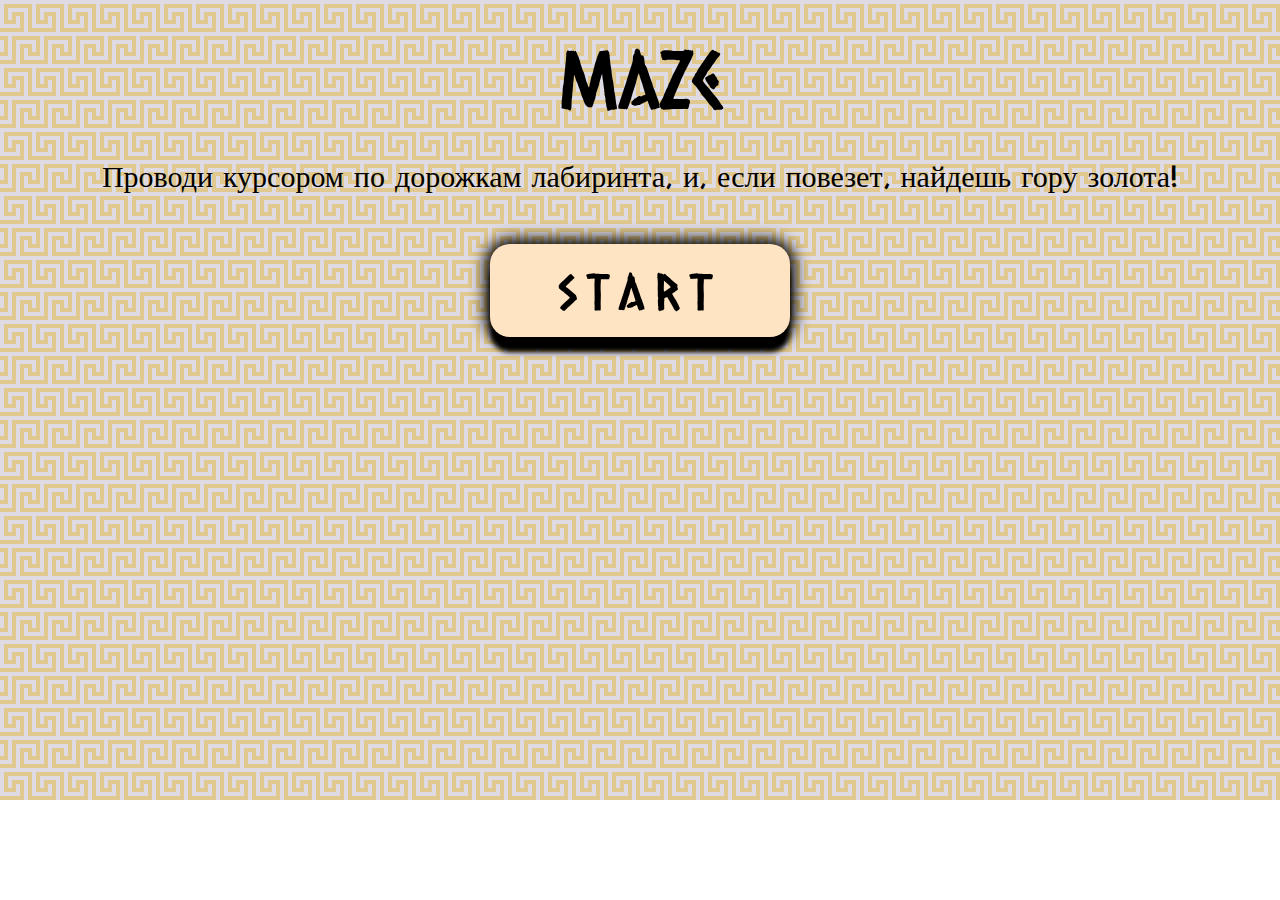
<file: index.html>
<!DOCTYPE html>
<html lang="ru">

<head>
    <meta charset="UTF-8">
    <meta name="viewport" content="width=device-width, initial-scale=1.0">
    <title>Lesson 9</title>
    <link rel="stylesheet" href="css/style.css">
</head>

<body>
    <div class="phone">
        <div class="wrapper">

            <main class="main">
                <h1 class="heading">Maze</h1>
                <p class="info">Проводи курсором по дорожкам лабиринта, и, если повезет, найдешь гору золота!</p>
                <a href="#game" class="start">start</a>
                <div class="game" id="game">
                    <div class="line-1"></div>
                    <div class="line-2"></div>
                    <div class="line-3"></div>
                    <div class="line-4"></div>
                    <div class="line-4-1"></div>
                    <div class="line-4-2"></div>
                    <div class="line-4-3"></div>
                    <br>
                    <div class="line-4-1-1"></div>
                    <div class="line-4-2-1"></div>
                    <div class="line-4-3-1"></div>
                    <br>
                    <div class="line-4-1-2"></div>
                    <div class="line-4-2-2"></div>
                    <div class="line-4-3-2"></div>
                    <br>
                    <div class="line-4-1-3"></div>
                    <div class="line-4-2-3"></div>
                    <div class="line-4-3-3"></div>
                    <br>
                    <div class="line-4-1-4"></div>
                    <div class="line-4-2-4"></div>
                    <div class="line-4-3-4"></div>
                    <br>
                    <div class="line-4-1-5"></div>
                    <div class="line-4-2-5"></div>
                    <div class="line-4-3-5"></div>
                    <br>
                    <div class="gold"></div>
                    <div class="figa"></div>
                </div>
            </main>
        </div>
    </div>
</body>

</html>
</file>
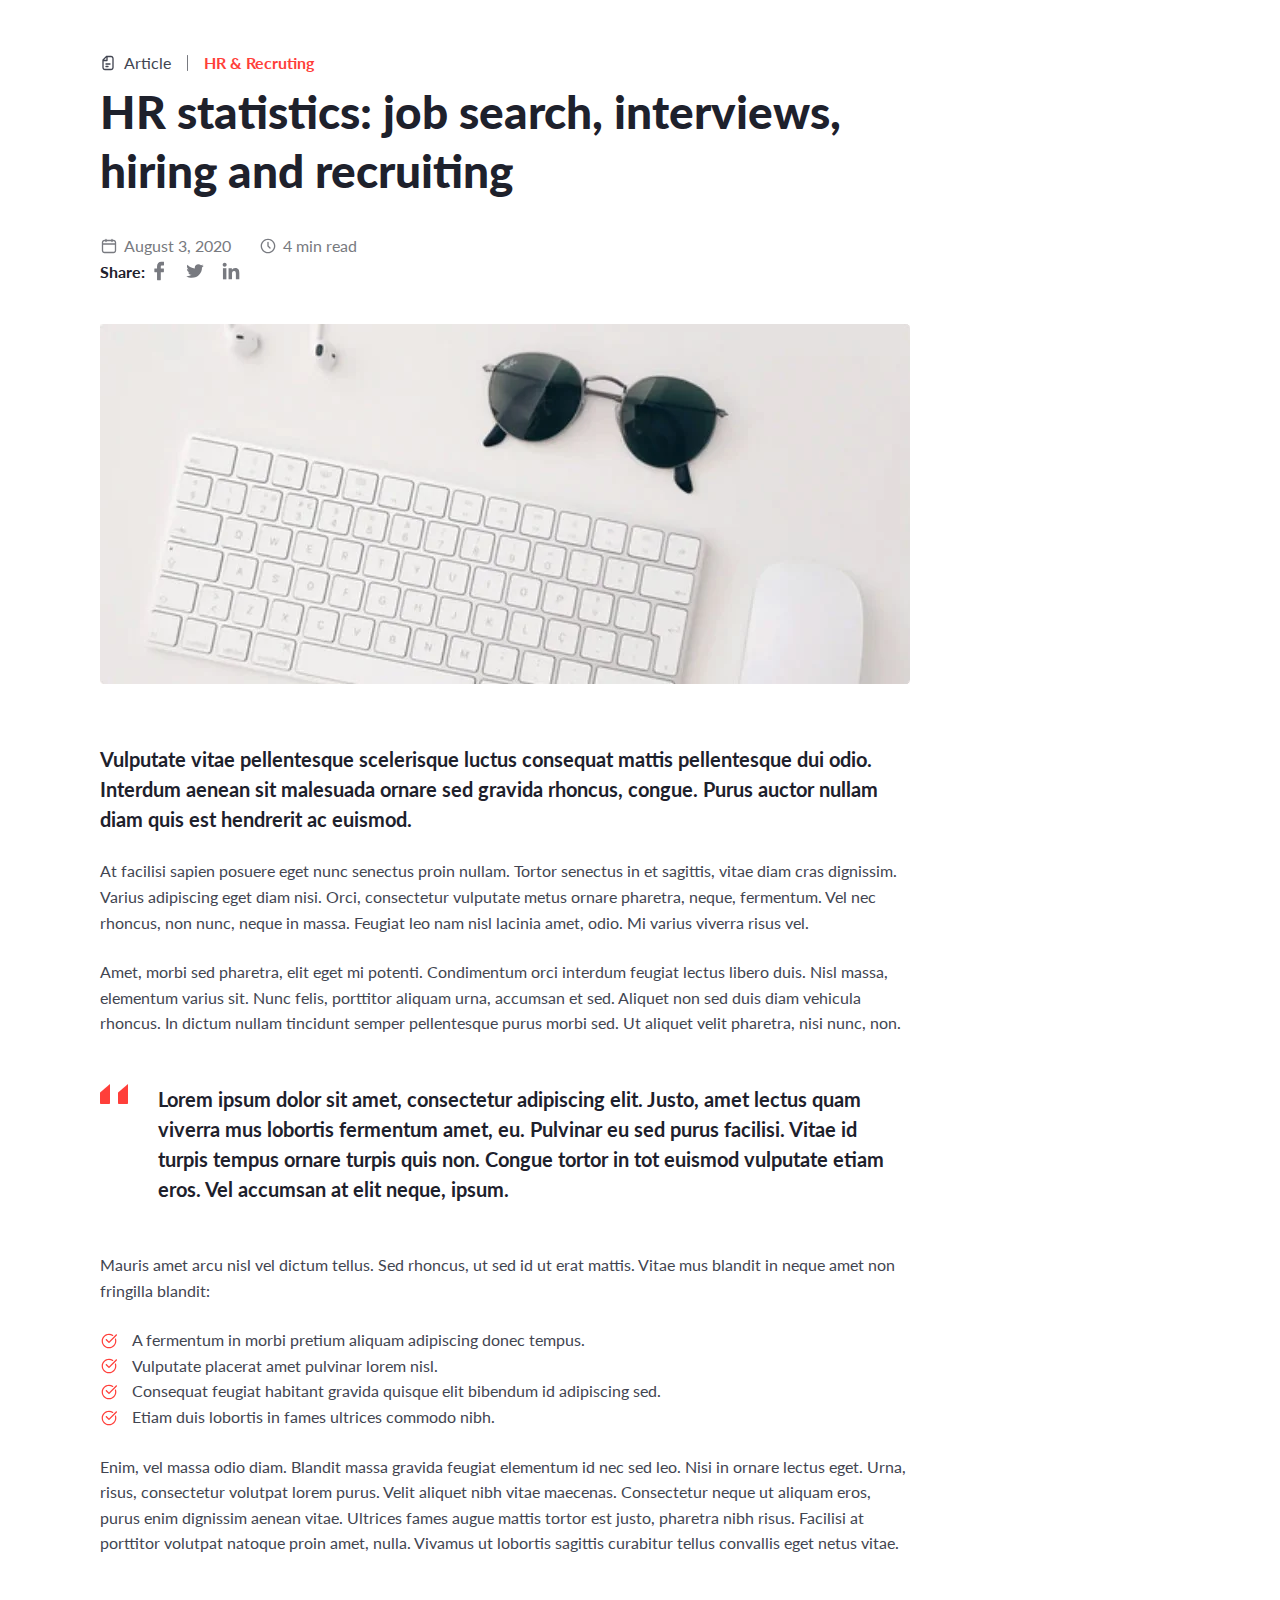
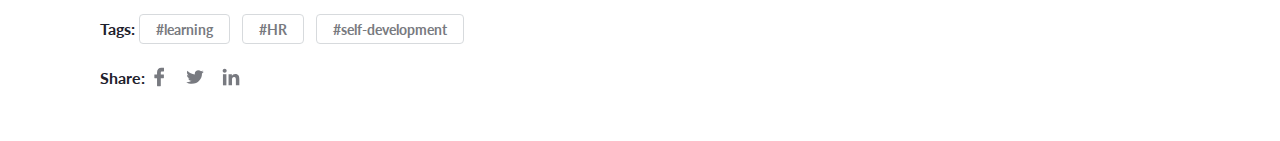
<file: figma.html>
<!DOCTYPE html>
<html lang="ru">

<head>
    <meta charset="UTF-8">
    <meta name="viewport" content="width=device-width, initial-scale=1.0">
    <title>Lesson 9</title>
    <link rel="stylesheet" href="css/style.css">
</head>

<body>

    <div class="wrapper">

        <main class="main-f">
            <div class="article">
                <div class="type">
                    <span class="type-one">Article</span>
                    <img src="img/icons/stick.svg" alt="stick" class="stick">
                    <span class="type-two">HR & Recruting</span>
                </div>
                <h2 class="article-name">HR statistics: job search, interviews, hiring and recruiting</h2>
                <div class="time-share">
                    <span class="time-one">August 3, 2020</span>
                    <span class="time-two">4 min read</span>
                    <div class="share">
                        <span>Share:</span>
                        <a href="#" class="facebook"></a>
                        <a href="#" class="twitter"></a>
                        <a href="#" class="instagram"></a>
                    </div>
                </div>
                <div class="keyboard">
                    <picture>
                        <source srcset="img/keyboard.webp" type="image/webp">
                        <img src="img/keyboard.jpg" alt="клавиатура">
                    </picture>
                </div>
                <p class="bold mb24">Vulputate vitae pellentesque scelerisque luctus consequat mattis pellentesque dui
                    odio. Interdum aenean sit malesuada ornare sed gravida rhoncus, congue. Purus auctor nullam diam
                    quis est hendrerit ac euismod. </p>
                <p class="normal mb24">At facilisi sapien posuere eget nunc senectus proin nullam. Tortor senectus in et
                    sagittis, vitae diam cras dignissim. Varius adipiscing eget diam nisi. Orci, consectetur
                    vulputate metus ornare pharetra, neque, fermentum. Vel nec rhoncus, non nunc, neque in massa.
                    Feugiat leo nam nisl lacinia amet, odio. Mi varius viverra risus vel.</p>
                <p class="normal mb48">Amet, morbi sed pharetra, elit eget mi potenti. Condimentum orci interdum feugiat
                    lectus libero duis. Nisl massa, elementum varius sit. Nunc felis, porttitor aliquam urna,
                    accumsan et sed. Aliquet non sed duis diam vehicula rhoncus. In dictum nullam tincidunt semper
                    pellentesque purus morbi sed. Ut aliquet velit pharetra, nisi nunc, non.</p>
                <p class="bold mb48 comma">Lorem ipsum dolor sit amet, consectetur adipiscing elit. Justo, amet lectus
                    quam
                    viverra mus lobortis fermentum amet, eu. Pulvinar eu sed purus facilisi. Vitae id turpis tempus
                    ornare turpis quis non. Congue tortor in tot euismod vulputate etiam eros. Vel accumsan at elit
                    neque, ipsum.</p>
                <p class="normal mb24">Mauris amet arcu nisl vel dictum tellus. Sed rhoncus, ut sed id ut erat mattis.
                    Vitae mus blandit in neque amet non fringilla blandit:</p>
                <ul class="list mb24">
                    <li>A fermentum in morbi pretium aliquam adipiscing donec tempus.</li>
                    <li>Vulputate placerat amet pulvinar lorem nisl.</li>
                    <li>Consequat feugiat habitant gravida quisque elit bibendum id adipiscing sed.</li>
                    <li>Etiam duis lobortis in fames ultrices commodo nibh.</li>
                </ul>
                <p class="normal mb60">Enim, vel massa odio diam. Blandit massa gravida feugiat elementum id nec
                    sed
                    leo.
                    Nisi in ornare lectus eget. Urna, risus, consectetur volutpat lorem purus. Velit aliquet nibh vitae
                    maecenas. Consectetur neque ut aliquam eros, purus enim dignissim aenean vitae. Ultrices fames augue
                    mattis tortor est justo, pharetra nibh risus. Facilisi at porttitor volutpat natoque proin amet,
                    nulla. Vivamus ut lobortis sagittis curabitur tellus convallis eget netus vitae.</p>
                <div class="tags-share">

                    <div class="tags"><span>Tags:</span> <span class="tag">#learning</span><span
                            class="tag">#HR</span><span class="tag">#self-development</span></div>


                    <div class="share">
                        <span>Share:</span>
                        <a href="#" class="facebook"></a>
                        <a href="#" class="twitter"></a>
                        <a href="#" class="instagram"></a>
                    </div>
                </div>
            </div>

        </main>

    </div>

</body>

</html>
</file>
<file: css/style.css>
/* ===============ПОДКЛЮЧЕНИЯ=============== */

@import "null.css";
@import url("https://fonts.googleapis.com/css2?family=Lato:wght@400;700;900&display=swap");
@import url("https://fonts.googleapis.com/css2?family=Caesar+Dressing&display=swap");

/* ===============СКАЧЕННЫЕ ШРИФТЫ=============== */

/* ===============WRAPPER=============== */

.wrapper {
    min-height: 100%;
    overflow: hidden;
}

/* ===============INDEX=============== */
.phone {
    min-height: 800px;
    background-color: #dfdbe5;
    background-image: url("data:image/svg+xml,%3Csvg width='32' height='64' viewBox='0 0 32 64' xmlns='http://www.w3.org/2000/svg'%3E%3Cpath d='M0 28h20V16h-4v8H4V4h28v28h-4V8H8v12h4v-8h12v20H0v-4zm12 8h20v4H16v24H0v-4h12V36zm16 12h-4v12h8v4H20V44h12v12h-4v-8zM0 36h8v20H0v-4h4V40H0v-4z' fill='%23e1ac0d' fill-opacity='0.4' fill-rule='evenodd'/%3E%3C/svg%3E");
}

.main {
    padding: 30px 0;
    font-family: "Caesar Dressing", cursive;
}

.heading {
    font-size: 80px;
    text-align: center;
    margin-bottom: 30px;
}

.info {
    font-size: 30px;
    text-align: center;
    margin-bottom: 50px;
}

.start {
    display: block;
    width: 300px;
    margin: 0 auto 50px auto;
    background-color: bisque;
    box-shadow: 0 0 15px 5px black, 0 15px 5px 0px black;
    padding: 16px 32px;
    border-radius: 20px;
    font-size: 50px;
    text-align: center;
    letter-spacing: 10px;
}
.start:hover {
    background-color: rgb(190, 164, 132);
}
.start:active {
    box-shadow: 0 0 15px 5px black;
    margin-top: 65px;
}

.game {
    display: none;
    overflow: hidden;
    border-radius: 50px;
    background-color: rgb(255, 238, 219);
    max-width: 1000px;
    min-height: 730px;
    margin: 0 auto;
}

.game:target {
    display: block;
}

.line-1 {
    width: 100px;
    height: 50px;
    background-color: darkcyan;
}
.line-2 {
    width: 100px;
    height: 50px;
    background-color: darkcyan;
    visibility: hidden;
}
.line-1:hover + .line-2,
.line-2:hover {
    visibility: visible;
    width: 100%;
}
.line-3 {
    width: 40px;
    height: 100px;
    visibility: hidden;
    background-color: darkcyan;
    margin: 0 0 0 auto;
}
.line-2:hover + .line-3,
.line-3:hover {
    visibility: visible;
}
.line-4 {
    height: 40px;
    width: 800px;
    background-color: darkcyan;
    margin: 0 0 0 auto;
    visibility: hidden;
}

[class*="line-4-"] {
    display: inline-block;
    width: 30px;
    height: 50px;
    background-color: darkcyan;
    margin-bottom: 0;
    font-size: 0;
    margin-top: -4px;
    visibility: hidden;
}
.line-4-1 {
    margin-left: 200px;
}
.line-4-2 {
    margin-left: 100px;
}
.line-4-3 {
    margin-left: 100px;
}
.line-4-1-1 {
    height: 20px;
    width: 150px;
    background-color: darkcyan;
    margin-left: 80px;
}
.line-4-2-1 {
    height: 20px;
    width: 100px;
    background-color: darkcyan;
    margin-left: 100px;
}
.line-4-3-1 {
    height: 20px;
    width: 350px;
    background-color: darkcyan;
    margin-left: 30px;
}
.line-4-1-2 {
    width: 20px;
    height: 100px;
    background-color: darkcyan;
    margin-left: 80px;
}
.line-4-2-2 {
    width: 20px;
    height: 100px;
    background-color: darkcyan;
    margin-left: 310px;
}
.line-4-3-2 {
    width: 20px;
    height: 100px;
    background-color: darkcyan;
    margin-left: 360px;
}
.line-4-1-3 {
    height: 20px;
    width: 150px;
    margin-left: 80px;
}
.line-4-2-3 {
    height: 20px;
    width: 180px;
    margin-left: 180px;
}
.line-4-3-3 {
    height: 20px;
    width: 180px;
    margin-left: 40px;
}
.line-4-1-4 {
    width: 20px;
    height: 80px;
    margin-left: 210px;
}
.line-4-2-4 {
    width: 20px;
    height: 80px;
    margin-left: 340px;
}
.line-4-3-4 {
    width: 20px;
    height: 80px;
    margin-left: 40px;
}
.line-4-1-5 {
    height: 20px;
    width: 40px;
    background-color: rgb(177, 107, 81);
    margin-left: 200px;
}
.line-4-2-5 {
    height: 20px;
    width: 40px;
    background-color: rgb(177, 107, 81);
    margin-left: 320px;
}
.line-4-3-5 {
    height: 20px;
    width: 40px;
    background-color: rgb(177, 107, 81);
    margin-left: 20px;
}
.gold,
.figa {
    width: 300px;
    height: 200px;
    display: inline-block;
    border: rgb(177, 107, 81) solid 4px;
    border-radius: 20px;
    visibility: hidden;
    margin-top: -4px;
}
.gold {
    background: url("../img/gold.gif") center / cover no-repeat;
    margin-left: 70px;
}
.figa {
    background: url("../img/figa.gif") center / cover no-repeat;
    margin-left: 90px;
}

.line-3:hover + .line-4,
.line-4:hover {
    visibility: visible;
}

.line-4:hover + .line-4-1,
.line-4-1:hover {
    visibility: visible;
}

.line-4:hover ~ .line-4-2,
.line-4-2:hover {
    visibility: visible;
}

.line-4:hover ~ .line-4-3,
.line-4-3:hover {
    visibility: visible;
}

.line-4-1:hover ~ .line-4-1-1,
.line-4-1-1:hover {
    visibility: visible;
}
.line-4-1-1:hover ~ .line-4-1-2,
.line-4-1-2:hover {
    visibility: visible;
}
.line-4-1-2:hover ~ .line-4-1-3,
.line-4-1-3:hover {
    visibility: visible;
}
.line-4-1-3:hover ~ .line-4-1-4,
.line-4-1-4:hover {
    visibility: visible;
}
.line-4-1-4:hover ~ .line-4-1-5,
.line-4-1-5:hover {
    visibility: visible;
}
.line-4-1-5:hover ~ .gold,
.gold:hover {
    visibility: visible;
}

.line-4-2:hover ~ .line-4-2-1,
.line-4-2-1:hover {
    visibility: visible;
}
.line-4-2-1:hover ~ .line-4-2-2,
.line-4-2-2:hover {
    visibility: visible;
}
.line-4-2-2:hover ~ .line-4-2-3,
.line-4-2-3:hover {
    visibility: visible;
}
.line-4-2-3:hover ~ .line-4-2-4,
.line-4-2-4:hover {
    visibility: visible;
}
.line-4-2-4:hover ~ .line-4-2-5,
.line-4-2-5:hover {
    visibility: visible;
}
.line-4-2-5:hover ~ .figa,
.figa:hover {
    visibility: visible;
}

.line-4-3:hover ~ .line-4-3-1,
.line-4-3-1:hover {
    visibility: visible;
}
.line-4-3-1:hover ~ .line-4-3-2,
.line-4-3-2:hover {
    visibility: visible;
}
.line-4-3-2:hover ~ .line-4-3-3,
.line-4-3-3:hover {
    visibility: visible;
}
.line-4-3-3:hover ~ .line-4-3-4,
.line-4-3-4:hover {
    visibility: visible;
}
.line-4-3-4:hover ~ .line-4-3-5,
.line-4-3-5:hover {
    visibility: visible;
}
.line-4-3-5:hover ~ .figa,
.figa:hover {
    visibility: visible;
}
/* ===============FIGMA=============== */

.main-f {
    font-family: "Lato", sans-serif;
    padding: 50px 100px;
}
.article {
    max-width: 810px;
}
.type {
    font-size: 16px;
    line-height: 1.6;
    margin-bottom: 6px;
}
.type-one {
    color: #424551;
    padding-left: 24px;
    background: url("../img/icons/article.svg") 2.33px no-repeat;
}
.stick {
    margin: 5px 12px 0 12px;
}
.type-two {
    color: #ff3f3a;
    font-weight: 700;
}
.article-name {
    color: #1e212c;
    font-size: 46px;
    line-height: 1.3;
    font-weight: 900;
    margin-bottom: 32px;
}
.time-share {
    color: #787a80;
    font-size: 16px;
    line-height: 1.6;
    margin-bottom: 40px;
}
.time-one {
    padding-left: 24px;
    background: url("../img/icons/calendar.svg") 0.83px no-repeat;
    margin-right: 24px;
}
.time-two {
    padding-left: 24px;
    background: url("../img/icons/clock.svg") 0.67px no-repeat;
    margin-right: 49%;
}
.share {
    color: #1e212c;
    font-weight: 700;
    margin-right: 12px;
    display: inline-block;
}
.share a {
    display: inline-block;
    width: 20px;
    height: 20px;
    margin-right: 12px;
    margin-bottom: -3px;
}
.share a:last-of-type {
    margin-right: 0;
}
.facebook {
    background: url("../img/icons/facebook.svg") center no-repeat;
}
.twitter {
    background: url("../img/icons/twitter.svg") center no-repeat;
}
.instagram {
    background: url("../img/icons/instagram.svg") center no-repeat;
}
.keyboard {
    margin-bottom: 60px;
}
.bold {
    color: #1e212c;
    font-size: 20px;
    line-height: 1.5;
    font-weight: 700;
}
.mb24 {
    margin-bottom: 24px;
}
.mb48 {
    margin-bottom: 48px;
}
.mb60 {
    margin-bottom: 60px;
}
.normal {
    color: #424551;
    font-size: 16px;
    line-height: 1.6;
}
.comma {
    padding-left: 58px;
    background: url("../img/icons/comma.svg") no-repeat, url("../img/icons/comma.svg") 18px 0 no-repeat;
}
.list li {
    color: #424551;
    font-size: 16px;
    line-height: 1.6;
    padding-left: 32px;
    background: url("../img/icons/marker.svg") 0.67px 5.67px no-repeat;
}
.tags-share {
    color: #1e212c;
    font-size: 16px;
    line-height: 1.6;
    font-weight: 700;
}
.tags-share .tag {
    color: #787a80;
    font-size: 14px;
    line-height: 1.5;
    padding: 5.5px 16px;
    border: 1px solid #d7dadd;
    border-radius: 4px;
    margin-right: 12px;
}
.tags-share span:last-of-type {
    margin-right: 0;
}
.tags {
    margin-bottom: 24px;
}
</file>
